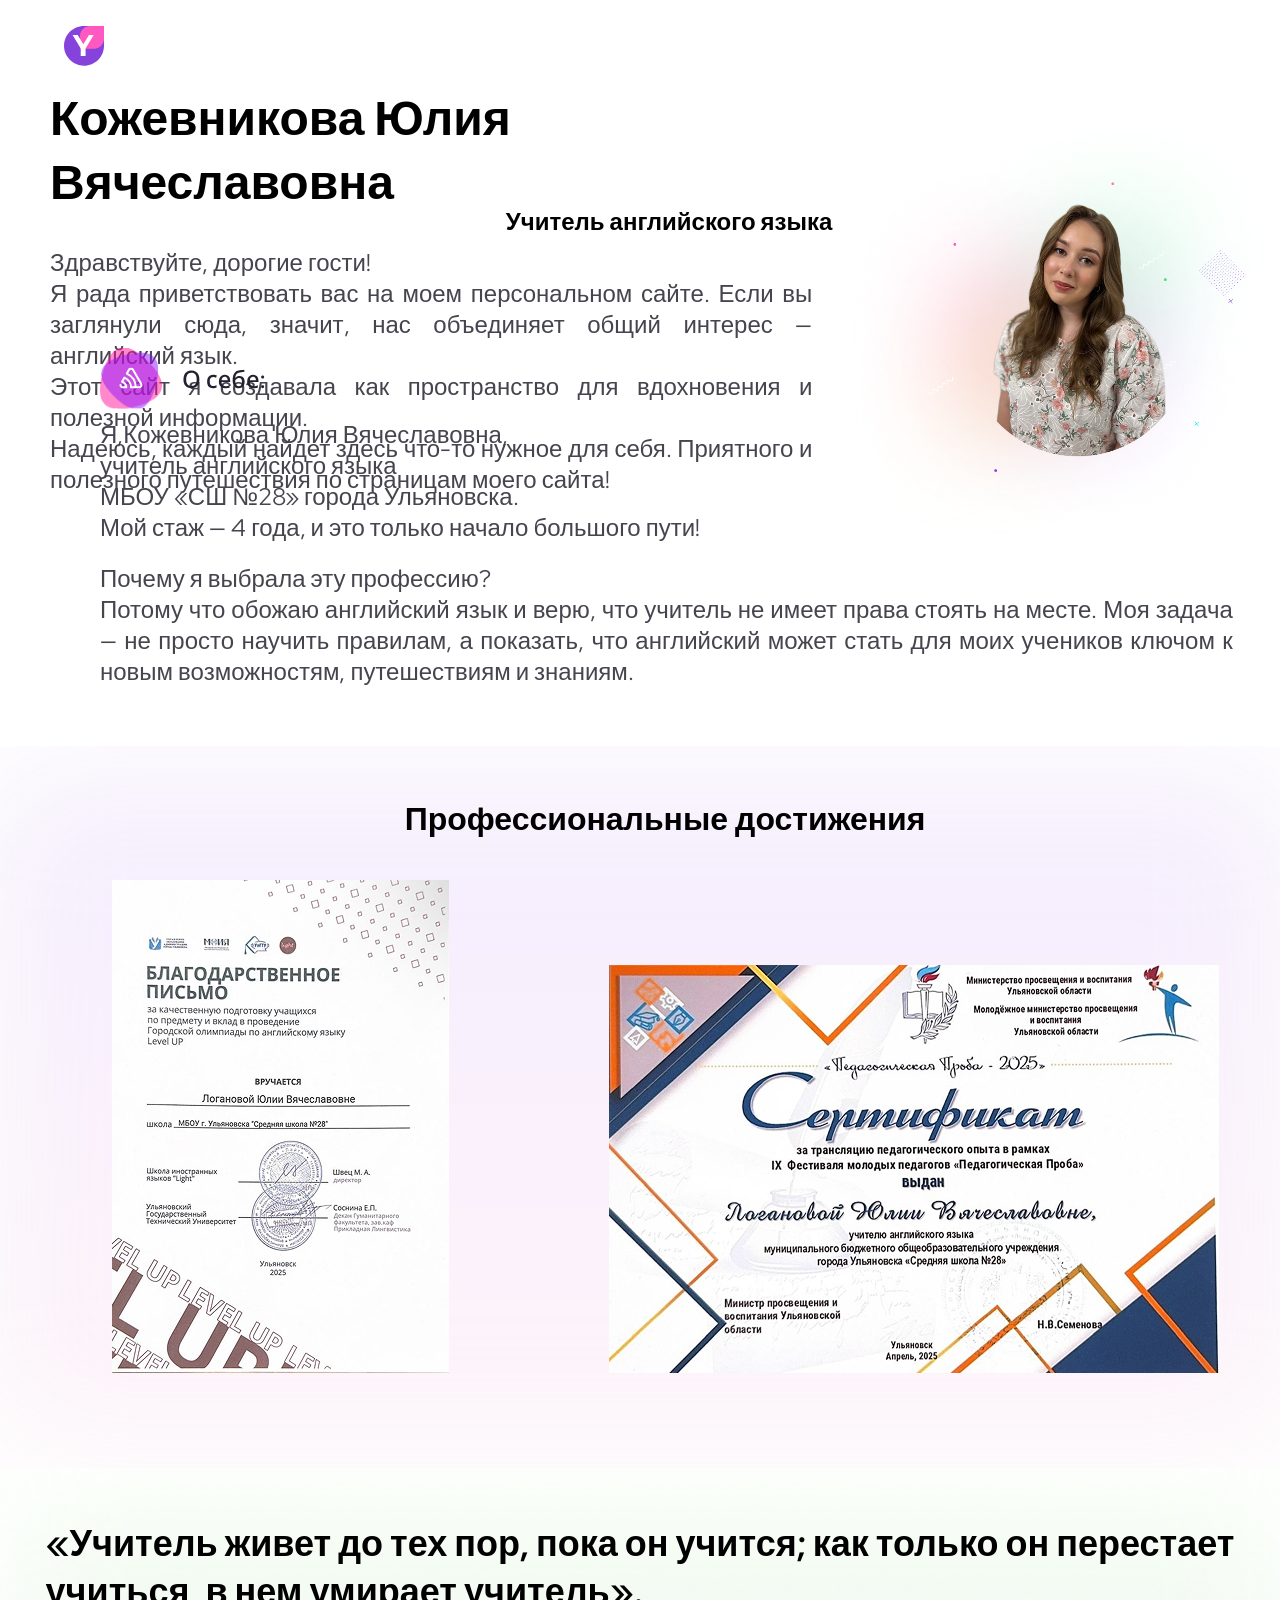
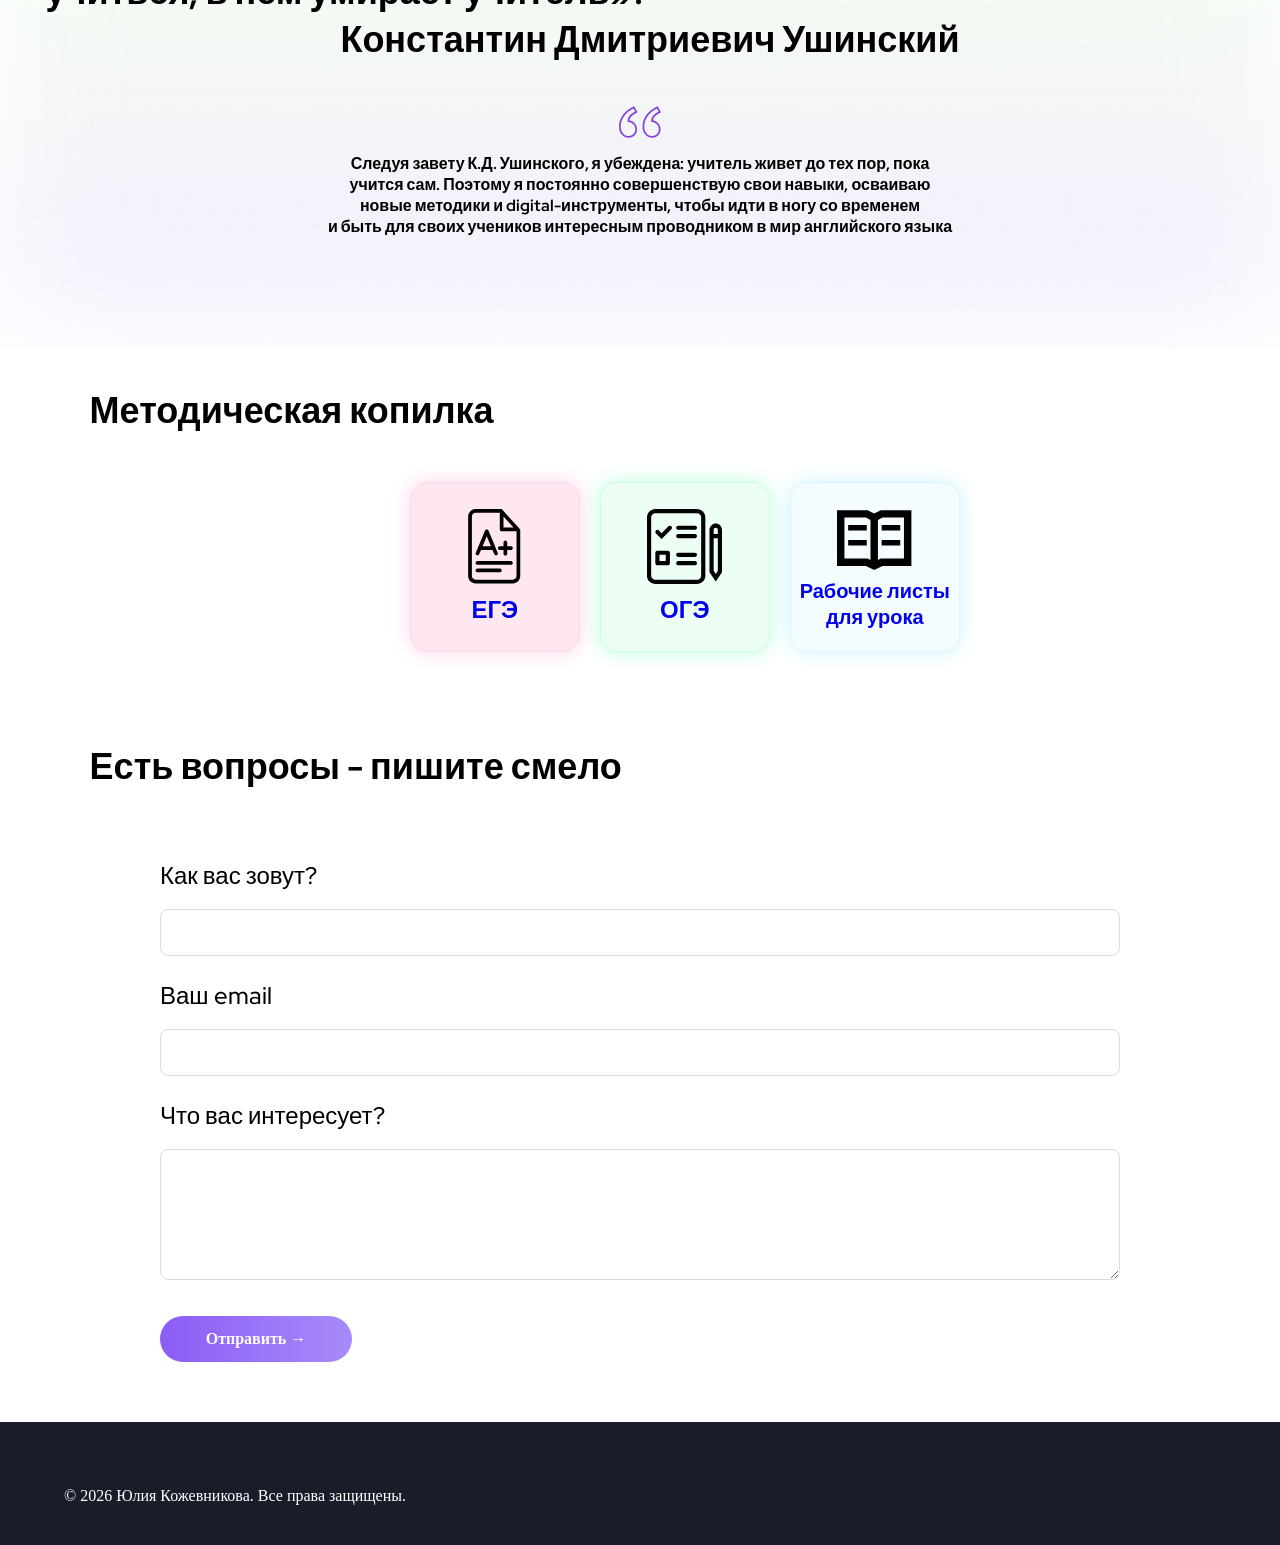
<file: index.html>
<!doctype html>
<html lang="ru">
<head>
    <meta charset="UTF-8">
    <meta name="viewport"
          content="width=device-width, user-scalable=no, initial-scale=1.0, maximum-scale=1.0, minimum-scale=1.0">
    <meta http-equiv="X-UA-Compatible" content="ie=edge">
    <link rel="stylesheet" href="assets/styles/ress.css">
    <link rel="stylesheet" href="assets/styles/Main.css">
    <style>
        @import url('https://fonts.googleapis.com/css2?family=Red+Hat+Display:ital,wght@0,300..900;1,300..900&display=swap');
    </style>
    <title>Главная</title>
</head>
<body>
    <header class="header">
        <div class="container">
            <img src="assets/photo/Logo.svg" class="header__img">
        </div>
    </header>
    <main class="main">
        <article class="article">
            <section class="article__section">
                <div class="container__1">
                    <div class="container__1_1">
                        <div class="container___2">
                            <h1 class="NameText">Кожевникова Юлия
                                Вячеславовна </h1>
                            <h2 class="JobName">Учитель английского языка</h2>
                        </div>
                        <div class="container___3">
                            <p class="BigTXT">Здравствуйте, дорогие гости! <br>
                                Я рада приветствовать вас на моем персональном сайте. Если вы заглянули сюда, значит, нас объединяет общий интерес — английский язык.<br> Этот сайт я создавала как пространство для вдохновения и полезной информации.<br>
                                Надеюсь, каждый найдет здесь что-то нужное для себя. Приятного и полезного путешествия по страницам моего сайта!</p>
                        </div>
                    </div>
                </div>
                <div class="container__2">
                    <img class="MainPhoto" src="assets/photo/MainPhoto.png" alt="Юлия">
                </div>
            </section>
            <section class="article__section__2">
                <div class="container__main">
                <div class="container__3_1">
                    <img class="icon" src="assets/photo/About.svg">
                </div>
                <div class="container__3_2">
                    <div class="container___3_3">
                        <p class="BigTXT_2">Я,Кожевникова Юлия Вячеславовна, <br> учитель английского языка  <br>МБОУ «СШ №28» города Ульяновска.  <br>Мой стаж — 4 года, и это только начало большого пути!</p>
                    </div>
                    <div class="container___3_4">
                        <p class="BigTXT_3">Почему я выбрала эту профессию? <br> Потому что обожаю английский язык и верю, что учитель не имеет права стоять на месте. Моя задача — не просто научить правилам, а показать, что английский может стать для моих учеников ключом к новым возможностям, путешествиям и знаниям.</p>
                    </div>
                </div>
                </div>
            </section>
        </article>
        <article class="article">
            <section class="article__section__3">

                <div class="a1111" style=";height:722px;background:url('assets/photo/Rectangle 4.svg') center/cover no-repeat;">
                    <div class="HeadText">
                        <h1 class="Txt_1">Профессиональные достижения</h1>
                        <img class="arrow" src="assets/photo/codicon_arrow-right.svg" alt="">
                    </div>
                    <div class="container___4">
                        <img class="Gram1" src="assets/photo/Gram1.png">
                        <img class="Gram2" src="assets/photo/Gram2.png">
                    </div>
                </div>
            </section>
        </article>
        <article class="article">
            <section class="article__section__4">
                <div class="a2222" style="height:480px;background:url('assets/photo/Rectangle10.png') center/cover no-repeat;">
                <div class="TextBlock">
                    <h class="BigTXT_4">«Учитель живет до тех пор, пока он учится; как только он перестает <br> учиться, в нем умирает учитель».</h>
                    <h class="BigTXT_5">Константин Дмитриевич Ушинский</h>
                </div>
                <div class="container___5">
                    <img class="kov" src="assets/photo/kovichki.svg" alt="">
                    <h1 class="BigTXT_8">
                        Следуя завету К.Д. Ушинского, я убеждена: учитель живет до тех пор, пока<br> учится сам. Поэтому я постоянно совершенствую свои навыки, осваиваю<br> новые методики и digital-инструменты, чтобы идти в ногу со временем<br> и быть для своих учеников интересным проводником в мир английского языка
                    </h1>
                </div>
                </div>
            </section>
        </article>
        <article class="article">

            <section class="article__section__5">

                <h1 class="BigTXT_9">
                    Методическая копилка
                </h1>

                <div class="container___6">

                    <a href="fork.html" class="mini_container_1">

                        <img class="LogoContainer" src="assets/photo/EGE.svg">

                        <h1 class="TXT_2">ЕГЭ</h1>

                    </a>

                    <a href="oge.html" class="mini_container_2">

                        <img class="LogoContainer_2" src="assets/photo/OGE.svg">

                        <h1 class="TXT_2">ОГЭ</h1>

                    </a>

                    <a href="pages/workpaper.html" class="mini_container_3">

                        <img class="LogoContainer" src="assets/photo/Table.svg">

                        <h1 class="TXT_3">Рабочие листы для урока</h1>

                    </a>

                </div>

            </section>

        </article>
        <article class="article">
            <section class="article__section__6">
                <h1 class="BigTXT_10">
                    Есть вопросы - пишите смело
                </h1>
                <form style="max-width: 1000px; margin: 40px auto; padding: 20px;  border-radius: 16px;">
                    <div style="margin-bottom: 24px;">
                        <label class="TXT_2" style="display: block; margin-bottom: 8px; font-weight: 500;">Как вас зовут?</label>
                        <input type="text" class="TXT_2" placeholder="" style="width: 100%; padding: 12px 16px; border: 1px solid #ddd; border-radius: 8px; font-size: 16px;">
                    </div>

                    <div style="margin-bottom: 24px;">
                        <label class="TXT_2" style="display: block; margin-bottom: 8px; font-weight: 500;">Ваш email</label>
                        <input type="email" class="TXT_2" placeholder="" style="width: 100%; padding: 12px 16px; border: 1px solid #ddd; border-radius: 8px; font-size: 16px;">
                    </div>

                    <div style="margin-bottom: 32px;">
                        <label class="TXT_2" style="display: block; margin-bottom: 8px; font-weight: 500;">Что вас интересует?</label>
                        <textarea rows="5" class="TXT_2" placeholder="" style="width: 100%; padding: 12px 16px; border: 1px solid #ddd; border-radius: 8px; font-size: 16px; resize: vertical;"></textarea>
                    </div>

                    <button type="submit" style="width: 20%; padding: 14px; background: linear-gradient(90deg, #8b5cf6, #a78bfa); color: white; border: none; border-radius: 50px; font-size: 16px; font-weight: 600; cursor: pointer;">
                        Отправить →
                    </button>
                </form>
            </section>
        </article>
    </main>
    <footer class="footer">
        <div class="container">
            <div class="footer__content">
                <p class="footer__text">© 2026 Юлия Кожевникова. Все права защищены.</p>
                <div class="footer__social">
                    <a href="https://vk.com/id21509787" class="footer__social-link" aria-label="VK" target="_blank" rel="noopener">
                        <i class="fab fa-vk"></i>
                    </a>
                    <a href="https://t.me/+79021220012" class="footer__social-link" aria-label="Telegram" target="_blank" rel="noopener">
                        <i class="fab fa-telegram"></i>
                    </a>
                </div>
            </div>
        </div>
    </footer>
</body>
</html>
</file>
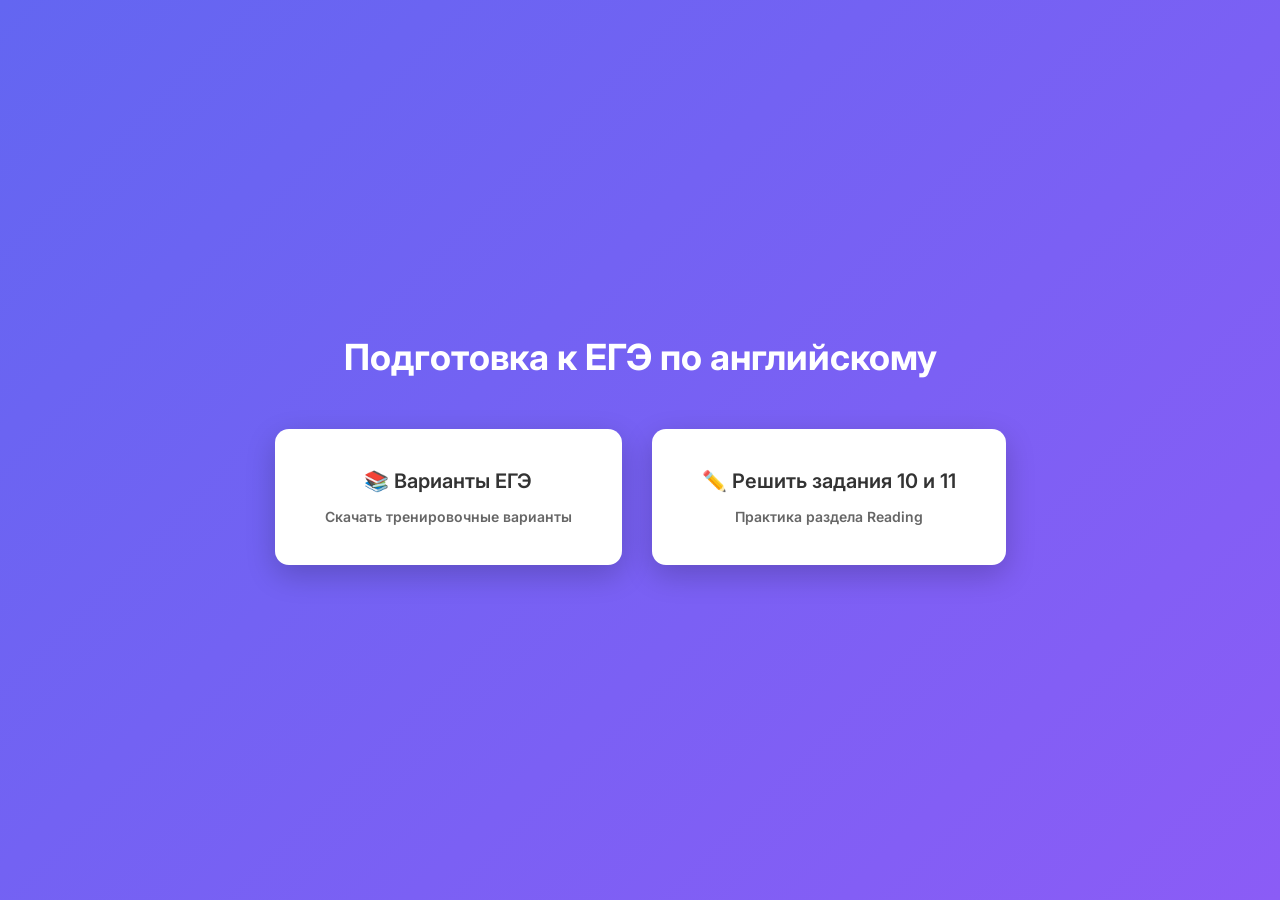
<file: fork.html>
<!DOCTYPE html>
<html lang="ru">
<head>

    <meta charset="UTF-8">
    <meta name="viewport" content="width=device-width, initial-scale=1.0">

    <title>Подготовка к ЕГЭ по английскому</title>

    <link href="https://fonts.googleapis.com/css2?family=Inter:wght@300;400;600;700&display=swap" rel="stylesheet">

    <style>

        *{
            margin:0;
            padding:0;
            box-sizing:border-box;
        }

        body{
            font-family:Inter,sans-serif;
            background:linear-gradient(135deg,#6366f1,#8b5cf6);
            height:100vh;
            display:flex;
            justify-content:center;
            align-items:center;
            color:white;
        }

        .container{
            text-align:center;
        }

        h1{
            font-size:36px;
            margin-bottom:50px;
        }

        .menu{
            display:flex;
            gap:30px;
            flex-wrap:wrap;
            justify-content:center;
        }

        .card{
            background:white;
            color:#333;
            padding:40px 50px;
            border-radius:14px;
            text-decoration:none;
            font-size:20px;
            font-weight:600;
            box-shadow:0 10px 30px rgba(0,0,0,0.2);
            transition:0.3s;
            min-width:260px;
        }

        .card:hover{
            transform:translateY(-8px);
            box-shadow:0 15px 40px rgba(0,0,0,0.3);
        }

        .subtitle{
            margin-top:15px;
            font-size:14px;
            color:#666;
        }

    </style>

</head>

<body>

<div class="container">

    <h1>Подготовка к ЕГЭ по английскому</h1>

    <div class="menu">

        <a class="card" href="materials-reading-oge.html">
            📚 Варианты ЕГЭ
            <div class="subtitle">Скачать тренировочные варианты</div>
        </a>

        <a class="card" href="pages/materials-reading-ege.html">
            ✏️ Решить задания 10 и 11
            <div class="subtitle">Практика раздела Reading</div>
        </a>

    </div>

</div>

</body>
</html>
</file>
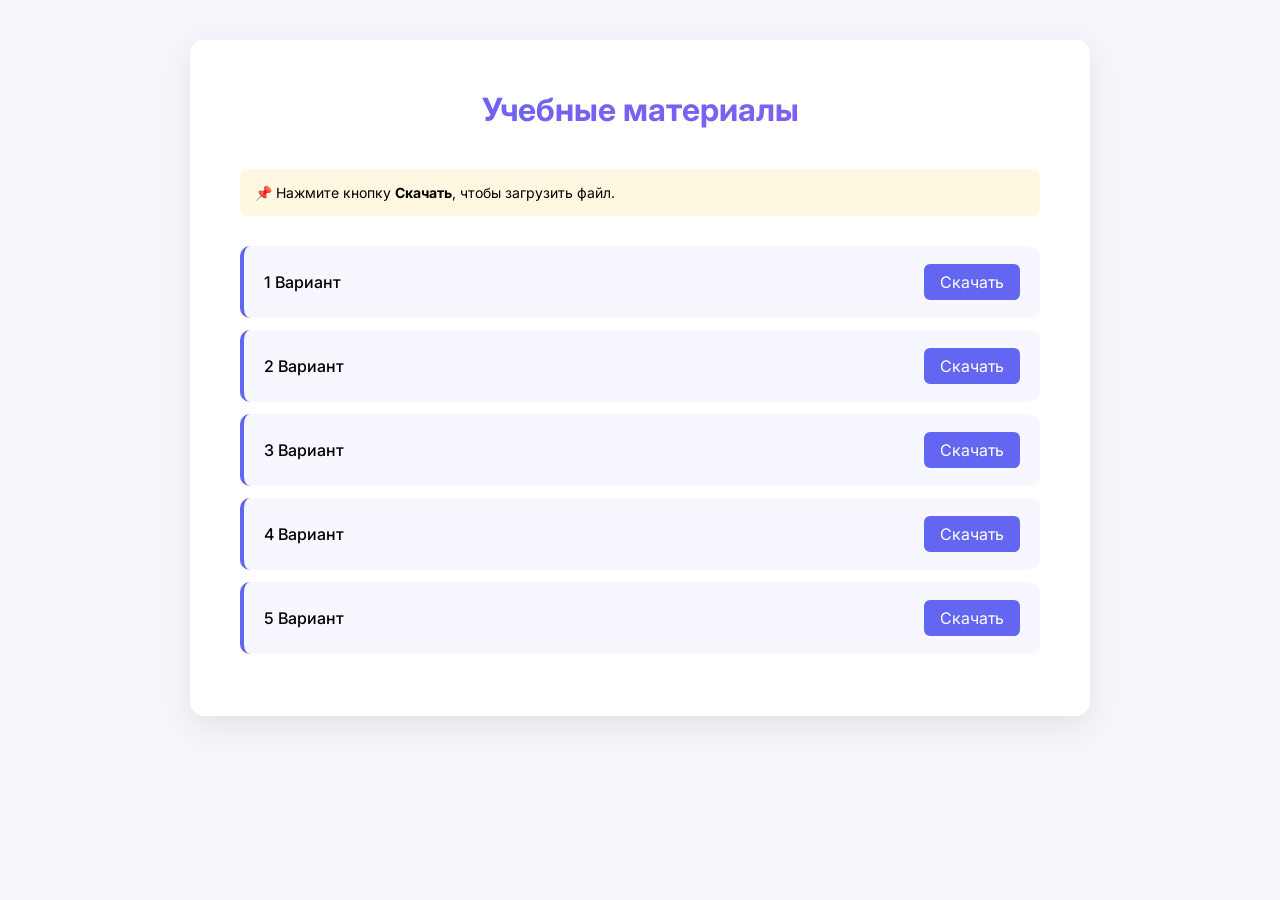
<file: materials-reading-oge.html>
<!DOCTYPE html>
<html lang="ru">
<head>

    <meta charset="UTF-8">
    <meta name="viewport" content="width=device-width, initial-scale=1.0">

    <title>Учебные материалы</title>

    <link href="https://fonts.googleapis.com/css2?family=Inter:wght@300;400;600;700&display=swap" rel="stylesheet">

    <style>

        *{
            margin:0;
            padding:0;
            box-sizing:border-box;
        }

        body{
            font-family:Inter,sans-serif;
            background:#f4f6fb;
            padding:40px;
        }

        .container{
            max-width:900px;
            margin:auto;
            background:white;
            padding:50px;
            border-radius:14px;
            box-shadow:0 10px 30px rgba(0,0,0,0.08);
        }

        h1{
            text-align:center;
            margin-bottom:40px;
            font-size:32px;
            background:linear-gradient(120deg,#6366f1,#8b5cf6);
            -webkit-background-clip:text;
            -webkit-text-fill-color:transparent;
        }

        .material{
            display:flex;
            justify-content:space-between;
            align-items:center;
            background:#f7f8ff;
            padding:18px 20px;
            border-radius:10px;
            margin-bottom:12px;
            border-left:4px solid #6366f1;
        }

        .file-name{
            font-weight:500;
        }

        .download-btn{
            text-decoration:none;
            padding:8px 16px;
            background:#6366f1;
            color:white;
            border-radius:6px;
            transition:0.2s;
        }

        .download-btn:hover{
            background:#4f46e5;
        }

        .info{
            background:#fff8e1;
            padding:15px;
            border-radius:8px;
            margin-bottom:30px;
            font-size:14px;
        }

    </style>

</head>

<body>

<div class="container">

    <h1>Учебные материалы</h1>

    <div class="info">
        📌 Нажмите кнопку <b>Скачать</b>, чтобы загрузить файл.
    </div>

    <!-- МАТЕРИАЛ 1 -->

    <div class="material">

        <div class="file-name">
            1 Вариант
        </div>

        <a class="download-btn" href="doc/EGE1 (4).pdf" download>
            Скачать
        </a>

    </div>

    <!-- МАТЕРИАЛ 2 -->

    <div class="material">

        <div class="file-name">
            2 Вариант
        </div>

        <a class="download-btn" href="doc/EGE1 (3).pdf" download>
            Скачать
        </a>

    </div>

    <!-- МАТЕРИАЛ 3 -->

    <div class="material">

        <div class="file-name">
            3 Вариант
        </div>

        <a class="download-btn" href="doc/EGE1 (2).pdf" download>
            Скачать
        </a>
    </div>
    <div class="material">

        <div class="file-name">
            4 Вариант
        </div>

        <a class="download-btn" href="doc/EGE1 (1).pdf" download>
            Скачать
        </a>
    </div>
    <div class="material">

        <div class="file-name">
            5 Вариант
        </div>

        <a class="download-btn" href="doc/EGE1 (5).pdf" download>
            Скачать
        </a>
    </div>

</div>

</body>
</html>
</file>
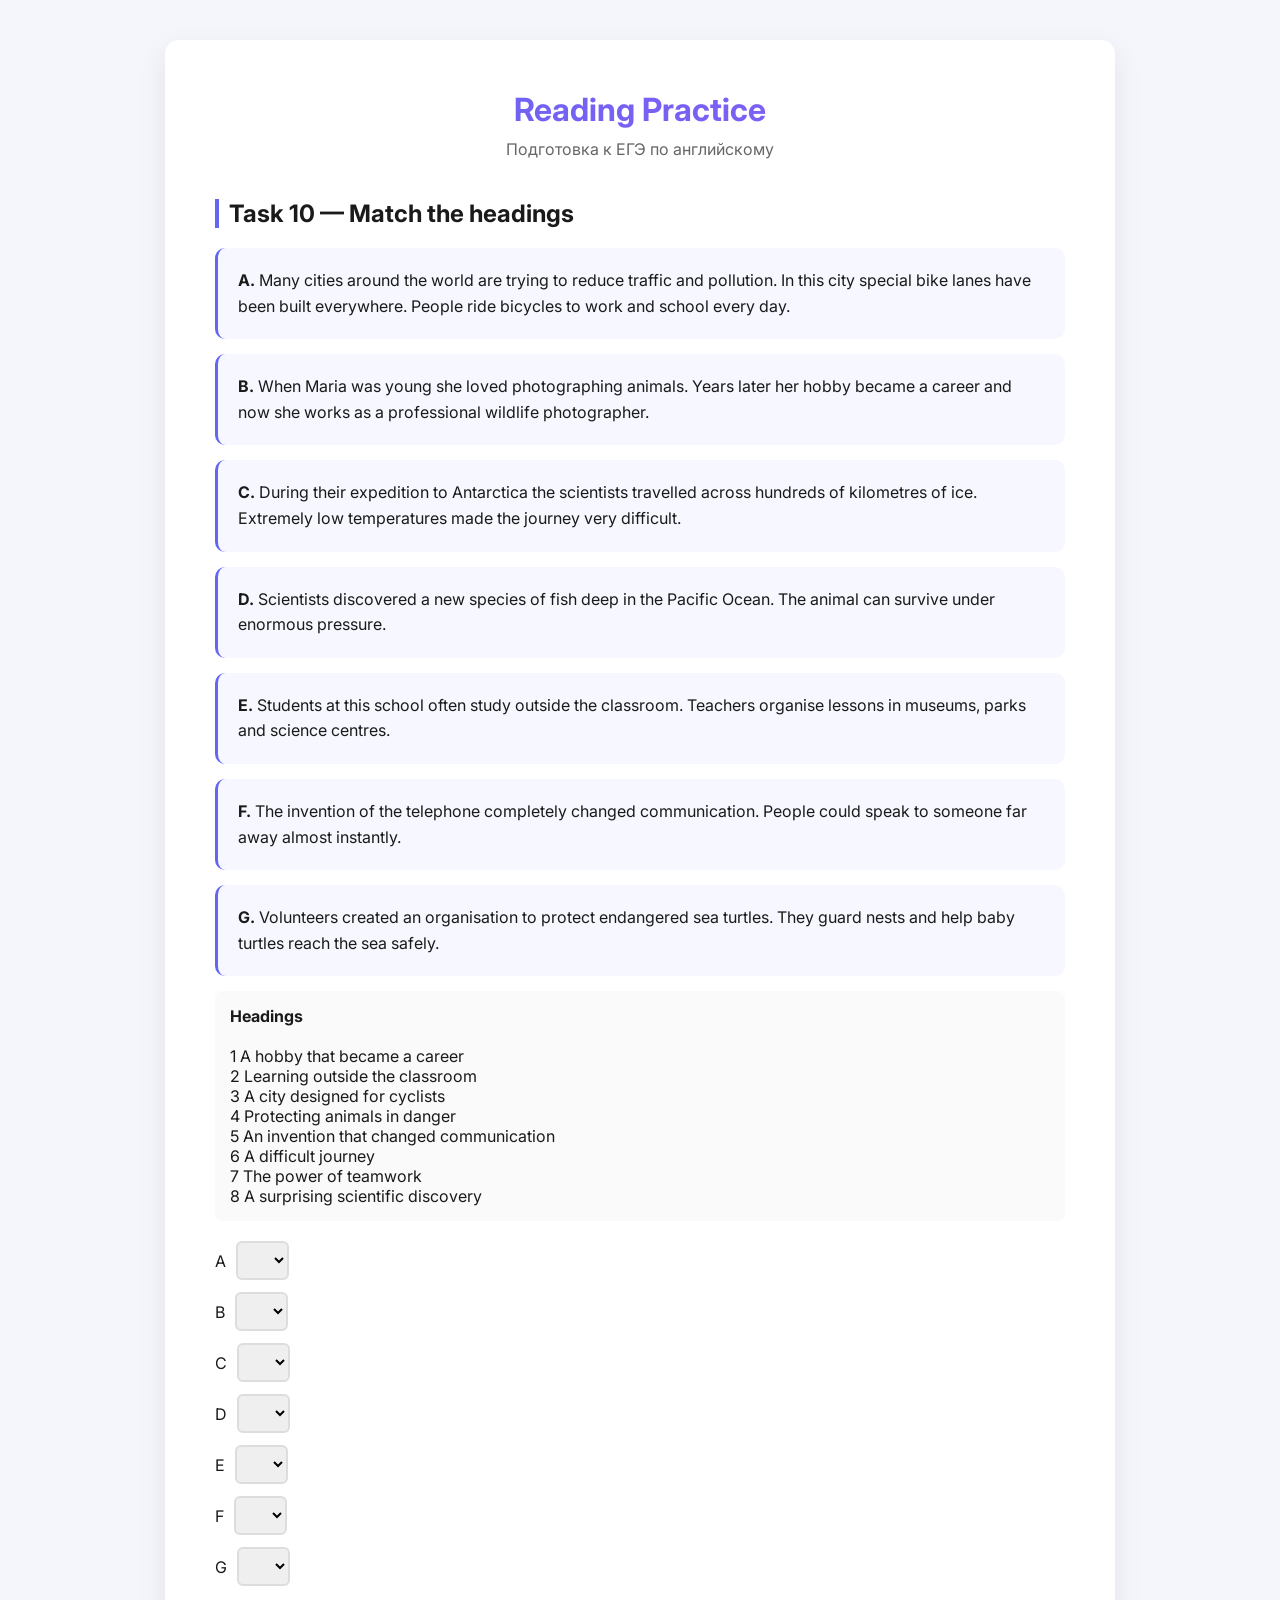
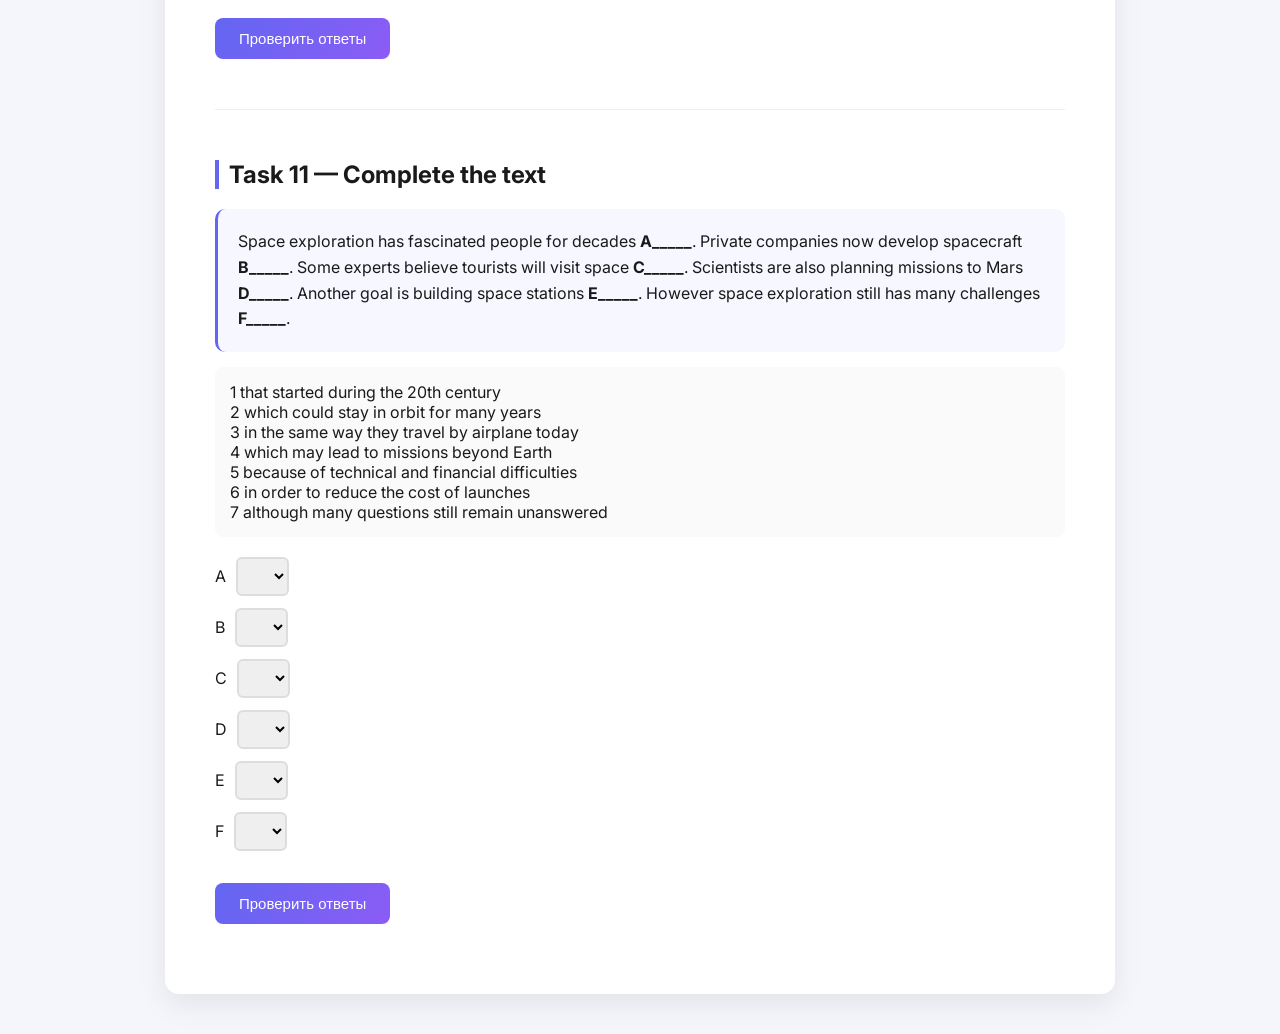
<file: pages/materials-reading-ege.html>
<!DOCTYPE html>
<html lang="ru">
<head>
    <meta charset="UTF-8">
    <meta name="viewport" content="width=device-width, initial-scale=1.0">

    <title>Reading Practice — ЕГЭ</title>

    <link href="https://fonts.googleapis.com/css2?family=Inter:wght@300;400;600;700&display=swap" rel="stylesheet">

    <style>

        *{
            margin:0;
            padding:0;
            box-sizing:border-box;
        }

        body{
            font-family:Inter, sans-serif;
            background:#f4f6fb;
            padding:40px;
            color:#1a1a1a;
        }

        .container{
            max-width:950px;
            margin:auto;
            background:white;
            padding:50px;
            border-radius:14px;
            box-shadow:0 10px 30px rgba(0,0,0,0.08);
        }

        h1{
            text-align:center;
            font-size:32px;
            margin-bottom:10px;
            background:linear-gradient(120deg,#6366f1,#8b5cf6);
            -webkit-background-clip:text;
            -webkit-text-fill-color:transparent;
        }

        .subtitle{
            text-align:center;
            color:#666;
            margin-bottom:40px;
        }

        h2{
            margin-top:40px;
            margin-bottom:20px;
            border-left:4px solid #6366f1;
            padding-left:10px;
        }

        .text{
            background:#f7f8ff;
            border-radius:10px;
            padding:20px;
            margin-bottom:15px;
            line-height:1.6;
            border-left:3px solid #6366f1;
        }

        .options{
            background:#fafafa;
            padding:15px;
            border-radius:8px;
            margin-bottom:20px;
        }

        .answer{
            margin:12px 0;
            display:flex;
            align-items:center;
            gap:10px;
        }

        select{
            padding:8px 10px;
            border-radius:6px;
            border:2px solid #ddd;
            font-size:15px;
        }

        button{
            margin-top:20px;
            padding:12px 24px;
            border:none;
            border-radius:8px;
            background:linear-gradient(120deg,#6366f1,#8b5cf6);
            color:white;
            font-size:15px;
            cursor:pointer;
            transition:0.3s;
        }

        button:hover{
            transform:translateY(-2px);
            box-shadow:0 6px 15px rgba(0,0,0,0.15);
        }

        .correct{
            border-color:#16a34a;
            background:#dcfce7;
        }

        .incorrect{
            border-color:#dc2626;
            background:#fee2e2;
        }

        .result{
            margin-top:20px;
            font-size:18px;
            font-weight:600;
        }

        hr{
            margin:50px 0;
            border:none;
            border-top:1px solid #eee;
        }

        @media(max-width:700px){

            body{
                padding:20px;
            }

            .container{
                padding:30px;
            }

        }

    </style>

</head>

<body>

<div class="container">

    <h1>Reading Practice</h1>
    <p class="subtitle">Подготовка к ЕГЭ по английскому</p>

    <h2>Task 10 — Match the headings</h2>

    <div class="text"><b>A.</b> Many cities around the world are trying to reduce traffic and pollution. In this city special bike lanes have been built everywhere. People ride bicycles to work and school every day.</div>

    <div class="text"><b>B.</b> When Maria was young she loved photographing animals. Years later her hobby became a career and now she works as a professional wildlife photographer.</div>

    <div class="text"><b>C.</b> During their expedition to Antarctica the scientists travelled across hundreds of kilometres of ice. Extremely low temperatures made the journey very difficult.</div>

    <div class="text"><b>D.</b> Scientists discovered a new species of fish deep in the Pacific Ocean. The animal can survive under enormous pressure.</div>

    <div class="text"><b>E.</b> Students at this school often study outside the classroom. Teachers organise lessons in museums, parks and science centres.</div>

    <div class="text"><b>F.</b> The invention of the telephone completely changed communication. People could speak to someone far away almost instantly.</div>

    <div class="text"><b>G.</b> Volunteers created an organisation to protect endangered sea turtles. They guard nests and help baby turtles reach the sea safely.</div>

    <div class="options">

        <b>Headings</b><br><br>

        1 A hobby that became a career<br>
        2 Learning outside the classroom<br>
        3 A city designed for cyclists<br>
        4 Protecting animals in danger<br>
        5 An invention that changed communication<br>
        6 A difficult journey<br>
        7 The power of teamwork<br>
        8 A surprising scientific discovery

    </div>

    <div class="answer">A <select id="t10a"><option></option><option>1</option><option>2</option><option>3</option><option>4</option><option>5</option><option>6</option><option>7</option><option>8</option></select></div>
    <div class="answer">B <select id="t10b"><option></option><option>1</option><option>2</option><option>3</option><option>4</option><option>5</option><option>6</option><option>7</option><option>8</option></select></div>
    <div class="answer">C <select id="t10c"><option></option><option>1</option><option>2</option><option>3</option><option>4</option><option>5</option><option>6</option><option>7</option><option>8</option></select></div>
    <div class="answer">D <select id="t10d"><option></option><option>1</option><option>2</option><option>3</option><option>4</option><option>5</option><option>6</option><option>7</option><option>8</option></select></div>
    <div class="answer">E <select id="t10e"><option></option><option>1</option><option>2</option><option>3</option><option>4</option><option>5</option><option>6</option><option>7</option><option>8</option></select></div>
    <div class="answer">F <select id="t10f"><option></option><option>1</option><option>2</option><option>3</option><option>4</option><option>5</option><option>6</option><option>7</option><option>8</option></select></div>
    <div class="answer">G <select id="t10g"><option></option><option>1</option><option>2</option><option>3</option><option>4</option><option>5</option><option>6</option><option>7</option><option>8</option></select></div>

    <button onclick="checkTask10()">Проверить ответы</button>

    <div class="result" id="result10"></div>

    <hr>

    <h2>Task 11 — Complete the text</h2>

    <div class="text">

        Space exploration has fascinated people for decades <b>A_____</b>.

        Private companies now develop spacecraft <b>B_____</b>.

        Some experts believe tourists will visit space <b>C_____</b>.

        Scientists are also planning missions to Mars <b>D_____</b>.

        Another goal is building space stations <b>E_____</b>.

        However space exploration still has many challenges <b>F_____</b>.

    </div>

    <div class="options">

        1 that started during the 20th century<br>
        2 which could stay in orbit for many years<br>
        3 in the same way they travel by airplane today<br>
        4 which may lead to missions beyond Earth<br>
        5 because of technical and financial difficulties<br>
        6 in order to reduce the cost of launches<br>
        7 although many questions still remain unanswered

    </div>

    <div class="answer">A <select id="t11a"><option></option><option>1</option><option>2</option><option>3</option><option>4</option><option>5</option><option>6</option><option>7</option></select></div>
    <div class="answer">B <select id="t11b"><option></option><option>1</option><option>2</option><option>3</option><option>4</option><option>5</option><option>6</option><option>7</option></select></div>
    <div class="answer">C <select id="t11c"><option></option><option>1</option><option>2</option><option>3</option><option>4</option><option>5</option><option>6</option><option>7</option></select></div>
    <div class="answer">D <select id="t11d"><option></option><option>1</option><option>2</option><option>3</option><option>4</option><option>5</option><option>6</option><option>7</option></select></div>
    <div class="answer">E <select id="t11e"><option></option><option>1</option><option>2</option><option>3</option><option>4</option><option>5</option><option>6</option><option>7</option></select></div>
    <div class="answer">F <select id="t11f"><option></option><option>1</option><option>2</option><option>3</option><option>4</option><option>5</option><option>6</option><option>7</option></select></div>

    <button onclick="checkTask11()">Проверить ответы</button>

    <div class="result" id="result11"></div>

</div>

<script>

    const answers10={a:"3",b:"1",c:"6",d:"8",e:"2",f:"5",g:"4"}
    const answers11={a:"1",b:"6",c:"3",d:"4",e:"2",f:"5"}

    function checkTask10(){
        let score=0
        for(let k in answers10){
            let s=document.getElementById("t10"+k)
            if(s.value===answers10[k]){
                s.classList.add("correct")
                s.classList.remove("incorrect")
                score++
            }else{
                s.classList.add("incorrect")
                s.classList.remove("correct")
            }}
        document.getElementById("result10").innerText="Результат: "+score+"/7"
    }

    function checkTask11(){
        let score=0
        for(let k in answers11){
            let s=document.getElementById("t11"+k)
            if(s.value===answers11[k]){
                s.classList.add("correct")
                s.classList.remove("incorrect")
                score++
            }else{
                s.classList.add("incorrect")
                s.classList.remove("correct")
            }}
        document.getElementById("result11").innerText="Результат: "+score+"/6"
    }

</script>

</body>
</html>
</file>
<file: assets/styles/ress.css>
/* Reset and base styles  */
* {
    padding: 0px;
    margin: 0px;

}

*,
*::before,
*::after {
    box-sizing: border-box;
}

/* Links */

a, a:link, a:visited  {
    text-decoration: none;
}

a:hover  {
    text-decoration: none;
}

/* Common */

aside, nav, footer, header, section, main {
    display: block;
}



ul, ul li {
    list-style: none;
}

img {
    vertical-align: top;
}

img, svg {
    max-width: 100%;
    height: auto;
}

address {
    font-style: normal;
}

/* Form */

input, textarea, button, select {
    font-family: inherit;
    font-size: inherit;
    color: inherit;
    background-color: transparent;
}

input::-ms-clear {
    display: none;
}

textarea {
    resize: vertical;
}

button, input[type="submit"] {
    display: inline-block;
    box-shadow: none;
    background-color: transparent;
    background: none;
    cursor: pointer;
}

button::-moz-focus-inner {
    padding: 0;
    border: 0;
}

label {
    cursor: pointer;
}

legend {
    display: block;
}

input[type='file'] {
    max-width: 100%;
}
</file>
<file: assets/styles/Main.css>
.header__img{

}

.header__img img{

}

.container{
    display: flex;
    align-items: center;
    margin-left: 15%;
    margin-top: 2%;

}

.header__img{

}

.header_links{
    margin-left: 7%;
    font-family: "Red Hat Display", sans-serif;
    font-size: 20px;

}

.header__info{
    font-family: "Red Hat Display", sans-serif;

}

.article__section{
    display: flex;
    margin-top: 20px;
}

.container___2{
    display: flex;
    flex-direction: column;
    align-items: flex-end;
    width: 700px;
    padding-left: 112px;
}

.container__2{
    transform: translate(-80px, -100px)
}

.NameText{
    font-family: "Red Hat Display", sans-serif;
    font-size: 48px;
}

.JobName{
    font-family: "Red Hat Display", sans-serif;
    font-size: 24px;
    margin-top: -1%;
}

.MainPhoto{
    /*
    width: 623px;
    height: 612px;
    */

}

.container___3{
width: 591px;
text-align: justify;
margin-left: 110px;
    margin-top: 10px;
}

.BigTXT{
font-family: "Red Hat Display", sans-serif;
font-size: 24px;
color: #47444E;

}

.BigTXT_2{
    font-family: "Red Hat Display", sans-serif;
    font-size: 24px;
    color: #47444E;
}

.BigTXT_3{
    font-family: "Red Hat Display", sans-serif;
    font-size: 24px;
    color: #47444E;
}


.container__3_2{
    display: flex;
    flex-direction: row;
    margin-top: 10px;
}

.container___3_3{
    width: 501px;
    text-align: justify;
}
.container___3_4{
    width: 502px;
    MARGIN-LEFT: 200PX;
    text-align: justify;
}

.container__main{
    display: flex;
    margin-top: -220px;
    margin-left: 100px;
    flex-direction: column;
}


.HeadText{
    display: flex;
    justify-content: center;
    align-items: center;
    margin-left: -140px;
    padding-top: 4%;
}

.Txt_1{
    font-family: "Red Hat Display", sans-serif;
    font-size: 36px;
    margin-right: 42%;
    padding-left: 160px;
}

.container___4{
    display: flex;
    margin-left: 4%;
    margin-top: 40px;
    align-items: flex-end;
}

.Gram1{

}
.Gram2{
    margin-left: 13%;
}

.article__section__3{
    margin-top: 3%;
}

.BigTXT_4{
    font-family: "Red Hat Display", sans-serif;
    font-size: 36px;
    font-weight: bold;
}
.BigTXT_5{
    font-family: "Red Hat Display", sans-serif;
    font-size: 36px;
    font-weight: bold;
    padding-left: 39%;
}

.article__section__4{
}

.TextBlock{
    display: flex;
    flex-direction: column;
    align-items: center;
    padding-top: 4%;
}

.container___5{
    display: flex;
    flex-direction: column;
    align-items: center;
    margin-top: 3%;

}

.kov{

}

.BigTXT_8{
    font-family: "Red Hat Display", sans-serif;
    font-size: 16px;
    text-align: center;
    margin-top: 10px;
}


.BigTXT_9{
    font-family: "Red Hat Display", sans-serif;
    font-size: 36px;
    font-weight: bold;
}

.LogoContainer{
    height: 83px;
    width: 59px;
}
.LogoContainer{
    height: 75px;
    width: 75px;
}

.container___6{
    display: flex;
    margin-top: 4%;
}

.mini_container_1 {
    margin-left: 24%;
    display: flex;
    width: 170px;
    height: 170px;
    border-radius: 10%;
    background-color: #FFE7F0;
    border: 1px solid #FFD7E9;
    box-shadow: 0 0 20px #FFD7E9;
    flex-direction: column;
    justify-content: center;
    align-items: center;
}
.mini_container_2 {
    margin-left: 3%;
    display: flex;
    width: 170px;
    height: 170px;
    border-radius: 10%;
    background-color: #EDFFF5;
    border: 1px solid #CAFFE1;
    box-shadow: 0 0 20px #BCFFDB;
    flex-direction: column;
    justify-content: center;
    align-items: center;
}
.mini_container_3 {
    margin-left: 3%;
    display: flex;
    width: 170px;
    height: 170px;
    border-radius: 10%;
    background-color: #F5FCFF;
    border: 1px solid #DDF5FF;
    box-shadow: 0 0 20px #CEF2FF;
    flex-direction: column;
    justify-content: center;
    align-items: center;
}

.TXT_2{
    font-family: "Red Hat Display", sans-serif;
    font-size: 24px;
    margin-top: 10px;
}

.TXT_3{
    font-family: "Red Hat Display", sans-serif;
    font-size: 20px;
    text-align: center;
}

.article__section__5{
    margin-left: 7%;
    margin-top: 3%;
}

.BigTXT_10{
    margin-left: 7%;
    font-family: "Red Hat Display", sans-serif;
    font-size: 36px;
    margin-top: 90px;
    font-weight: bold;
}

/* ========== ПЛАНШЕТЫ (до 1024px) ========== */
@media screen and (max-width: 1920px) {
    .container {
        margin-left: 5%; /* Уменьшаем отступ */
        margin-top: 2%;
    }

    .container___2 {
        /* Убираем жесткий padding-left, который ломает верстку */
        padding-left: 50px;
        width: auto; /* Убираем фикс. ширину */
    }

    .container__2 {
        transform: none; /* Убираем колхозный сдвиг */
        margin-top: 20px; /* Добавляем нормальный отступ */
    }

    .container___3 {
        width: auto; /* Убираем фикс. ширину */
        margin-left: 50px;
        margin-right: 20px;
    }

    .container__3_2 {
        flex-wrap: wrap; /* Разрешаем перенос блоков */
    }

    .container___3_3, .container___3_4 {
        width: 96%; /* Каждый блок занимает всю ширину */
        margin-left: 0; /* Убираем большой отступ */
        margin-bottom: 20px;
    }

    .HeadText {
        margin-left: 0;
        flex-wrap: wrap;
    }

    .Txt_1 {
        margin-right: 0;
        padding-left: 50px;
        font-size: 32px; /* Уменьшаем шрифт */
    }

    .container___4 {
        flex-wrap: wrap; /* Переносим грамоты */
        justify-content: center;
    }

    .arrow{
        display: none;
    }
    .Gram2 {
        margin-left: 160px; /* Уменьшаем отступ */
    }

    /*.a1111{*/
    /*width:1920px*/
    /*}*/

    /*.a2222{*/
    /*    width:1920px*/
    /*}*/

    .BigTXT_5 {
        padding-left: 20px; /* Убираем огромный паддинг */
        text-align: center;
    }

    .container___6 {
        flex-wrap: wrap;
        justify-content: center;
        gap: 20px; /* Отступ между блоками */
    }

    .mini_container_1, .mini_container_2, .mini_container_3 {
        margin-left: 0; /* Убираем margin-left, используем gap контейнера */
    }
}

/* ========== ПЛАНШЕТЫ (до 1024px) ========== */
@media screen and (max-width: 1024px) {
    .container {
        margin-left: 5%; /* Уменьшаем отступ */
        margin-top: 2%;
    }

    .container___2 {
        /* Убираем жесткий padding-left, который ломает верстку */
        padding-left: 50px;
        width: auto; /* Убираем фикс. ширину */
    }

    .container__2 {
        transform: none; /* Убираем колхозный сдвиг */
        margin-top: 20px; /* Добавляем нормальный отступ */
    }

    .container___3 {
        width: auto; /* Убираем фикс. ширину */
        margin-left: 50px;
        margin-right: 20px;
    }

    .container__3_2 {
        flex-wrap: wrap; /* Разрешаем перенос блоков */
    }

    .container___3_3, .container___3_4 {
        width: 96%; /* Каждый блок занимает всю ширину */
        margin-left: 0; /* Убираем большой отступ */
        margin-bottom: 20px;
    }

    .HeadText {
        margin-left: 0;
        flex-wrap: wrap;
    }

    .Txt_1 {
        margin-right: 0;
        padding-left: 50px;
        font-size: 32px; /* Уменьшаем шрифт */
    }

    .container___4 {
        flex-wrap: wrap; /* Переносим грамоты */
        justify-content: center;
    }

    .arrow{
        display: none;
    }
    .Gram2 {
        margin-left: 20px; /* Уменьшаем отступ */
    }

    .BigTXT_5 {
        padding-left: 20px; /* Убираем огромный паддинг */
        text-align: center;
    }

    .container___6 {
        flex-wrap: wrap;
        justify-content: center;
        gap: 20px; /* Отступ между блоками */
    }

    .mini_container_1, .mini_container_2, .mini_container_3 {
        margin-left: 0; /* Убираем margin-left, используем gap контейнера */
    }
}

/* ========== ТЕЛЕФОНЫ (до 768px) ========== */
@media screen and (max-width: 768px) {
    /* Шапка */
    .container {
         /* Ставим лого и ссылки в колонку */
        margin-left: 0;
        padding-left: 15px; /* Вместо margin используем padding */
        align-items: flex-start;
    }

    .header_links {
        margin-left: 12%;
        margin-top: 10px;

    }

    /* Первый экран (фото и текст) */
    .article__section {
        flex-direction: column; /* Фото сверху, текст снизу */
        align-items: center;
    }

    .container___2 {
        align-items: center; /* Центрируем текст */
        padding-left: 15px;
        width: 100%;
    }

    .NameText {
        font-size: 36px; /* Уменьшаем имя */
        text-align: center;
    }

    .JobName {
        font-size: 20px;
        text-align: center;
    }

    .MainPhoto {
        max-width: 90%; /* Фото не вылезает за экран */
        height: auto;
    }

    .container__main{
        display: flex;
        margin-top: -90px;
        margin-left: 30px;
        flex-direction: column;
    }

    .container__2 {
        transform: none;
        margin-top: 10px;
    }

    /* Текстовый блок */
    .container___3 {
        margin-left: 15px;
        margin-right: 15px;
        width: auto;
    }

    .BigTXT, .BigTXT_2, .BigTXT_3 {
        font-size: 20px; /* Уменьшаем текст */
    }

    .HeadText {
        flex-direction: column;
        align-items: flex-start;
        padding-top: 20px;
    }

    .Txt_1 {
        padding-left: 15px;
        font-size: 28px;
    }

    /* Блок с грамотами */
    .container___4 {
        flex-direction: column;
        align-items: center;
        gap: 20px;
    }

    .Gram1 img, .Gram2 img {
        max-width: 100%;
        height: auto;
    }

    .Gram2 {
        margin-left: 0;
        width: 60%;
    }

    .TextBlock{
        padding-top: 30%;
    }

    /* Текст с большими цифрами */
    .article__section__3 {
        display: flex;
        flex-direction: column;
        align-items: center;
    }

    .BigTXT_4, .BigTXT_5 {
        font-size: 22px;
        padding-left: 0;
        text-align: center;
    }

    /* Блок с отзывами (цитаты) */
    .container___5 {
        padding: 15px;
    }

    .BigTXT_9 {
        font-size: 28px;
    }

    .kov img {
        max-width: 100%;
    }

    /* Блок с тремя услугами */
    .container___6 {
        align-items: center;
    }



    .article__section__5 {
        margin-left: 0;
        padding: 15px;
        margin-top: 100px;
    }

    .BigTXT_8{
        
    }

    .BigTXT_10 {
        margin-left: 15px;
        font-size: 28px;
        text-align: center;
    }
}

/* ========== ОЧЕНЬ МАЛЕНЬКИЕ ТЕЛЕФОНЫ (до 480px) ========== */
@media screen and (max-width: 480px) {
    .NameText {
        font-size: 28px;
    }

    .JobName {
        font-size: 18px;
    }

    .BigTXT, .BigTXT_2, .BigTXT_3, .BigTXT_8 {
        font-size: 18px;
    }

    .Txt_1 {
        font-size: 24px;
    }

    .header_links {
        display: flex;
        flex-direction: column; /* Ссылки друг под другом */
        gap: 5px;
    }
}

.footer {
    background-color: #1A1D29;
    color: #FFFFFF;
    padding: 40px 0;
}

a {
    text-decoration:none;
}
</file>
